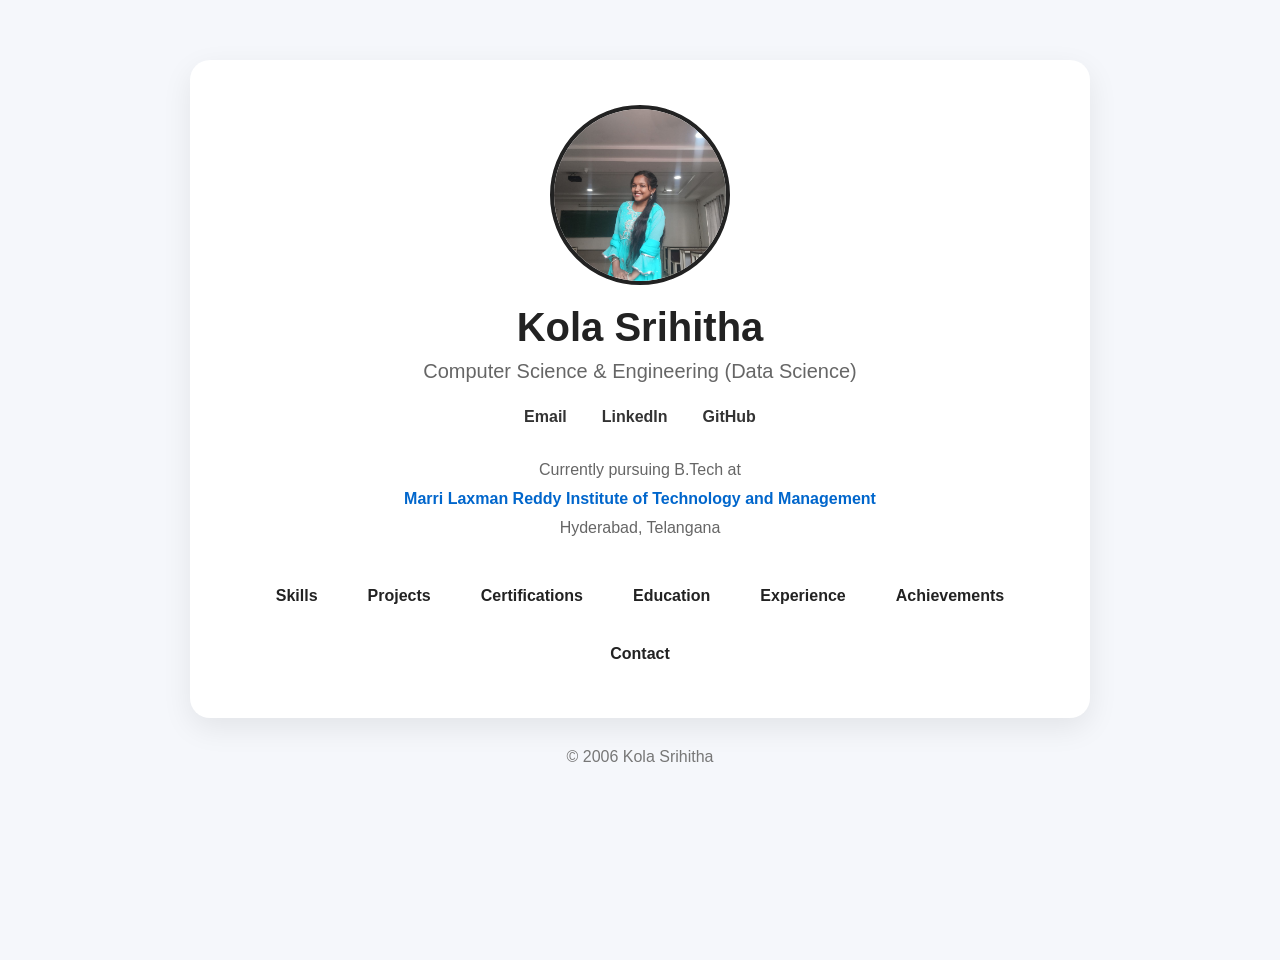
<file: index.html>
<!DOCTYPE html>
<html lang="en">

<head>
    <meta charset="UTF-8">
    <meta name="viewport" content="width=device-width, initial-scale=1.0">

    <title>Kola Srihitha | Portfolio</title>

    <link rel="stylesheet" href="style.css">
</head>

<body>

    <main class="profile-page">

        <!-- Profile Picture -->
        <div class="profile-image">
    <img src="profile.jpeg" alt="Kola Srihitha">
</div>

        <!-- Name -->
        <h1>Kola Srihitha</h1>

        <!-- Degree -->
        <h2>Computer Science &amp; Engineering (Data Science)</h2>

        <!-- Social Links -->
        <div class="contact-links">

            <a href="mailto:kolasrihitha2006@gmail.com">
                Email
            </a>

            <a href="https://www.linkedin.com/in/kola-srihitha-b5b0712a5/"
               target="_blank"
               rel="noopener noreferrer">
                LinkedIn
            </a>

            <a href="https://github.com/srihitha-11"
               target="_blank"
               rel="noopener noreferrer">
                GitHub
            </a>

        </div>

        <!-- College -->
        <div class="college">

            <p>Currently pursuing B.Tech at</p>

            <a href="https://www.mlritm.ac.in/"
               target="_blank"
               rel="noopener noreferrer">
                Marri Laxman Reddy Institute of Technology and Management
            </a>

            <p>Hyderabad, Telangana</p>

        </div>

        <!-- Navigation -->
        <nav class="portfolio-menu">

            <a href="skills.html">Skills</a>

            <a href="projects.html">Projects</a>

            <a href="certificates.html">Certifications</a>

            <a href="education.html">Education</a>

            <a href="experience.html">Experience</a>

            <a href="achivements.html">Achievements</a>

            <a href="contact.html">Contact</a>

        </nav>

    </main>

    <!-- Footer -->
    <footer>
        <p>&copy; 2006 Kola Srihitha</p>
    </footer>

    <script src="script.js"></script>

</body>

</html>
</file>
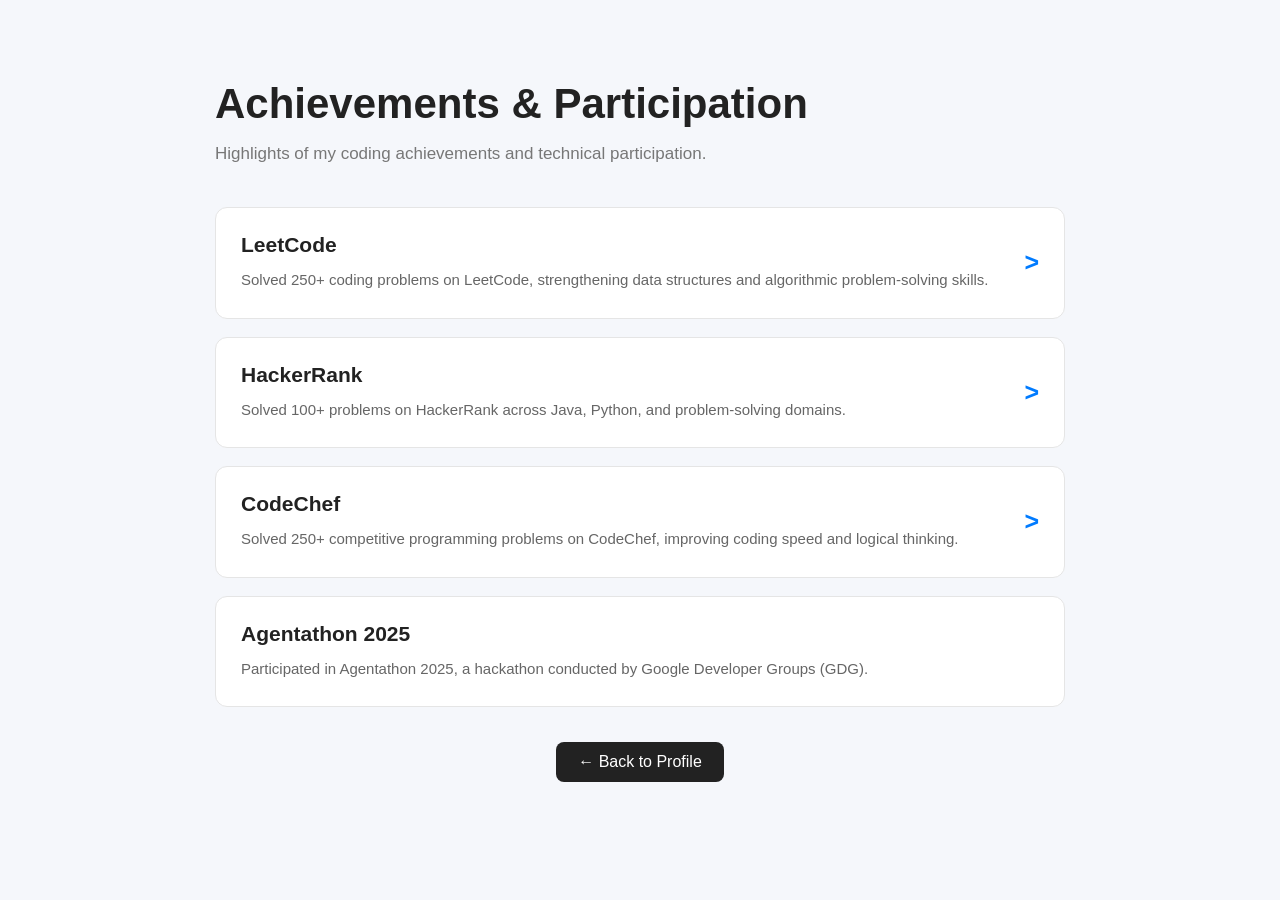
<file: achivements.html>
<!DOCTYPE html>
<html lang="en">

<head>
    <meta charset="UTF-8">
    <meta name="viewport" content="width=device-width, initial-scale=1.0">

    <title>Achievements | Kola Srihitha</title>

    <link rel="stylesheet" href="style.css">
</head>

<body>

    <section class="achievements-page">

        <div class="achievements-container">

            <h1>Achievements & Participation</h1>

            <p class="achievements-subtitle">
                Highlights of my coding achievements and technical participation.
            </p>


            <!-- LeetCode -->

            <a href="https://leetcode.com/u/srihitha-06/"
               target="_blank"
               rel="noopener noreferrer"
               class="achievement-item">

                <div>
                    <h2>LeetCode</h2>

                    <p>
                        Solved 250+ coding problems on LeetCode,
                        strengthening data structures and algorithmic
                        problem-solving skills.
                    </p>
                </div>

                <span class="achievement-arrow">></span>

            </a>


            <!-- HackerRank -->

            <a href="https://www.hackerrank.com/profile/srihitha2006"
               target="_blank"
               rel="noopener noreferrer"
               class="achievement-item">

                <div>
                    <h2>HackerRank</h2>

                    <p>
                        Solved 100+ problems on HackerRank across Java,
                        Python, and problem-solving domains.
                    </p>
                </div>

                <span class="achievement-arrow">></span>

            </a>


            <!-- CodeChef -->

            <a href="https://www.codechef.com/users/same_book_86"
               target="_blank"
               rel="noopener noreferrer"
               class="achievement-item">

                <div>
                    <h2>CodeChef</h2>

                    <p>
                        Solved 250+ competitive programming problems on
                        CodeChef, improving coding speed and logical thinking.
                    </p>
                </div>

                <span class="achievement-arrow">></span>

            </a>


            <!-- Agentathon -->

            <div class="achievement-item">

                <div>
                    <h2>Agentathon 2025</h2>

                    <p>
                        Participated in Agentathon 2025, a hackathon
                        conducted by Google Developer Groups (GDG).
                    </p>
                </div>

            </div>


            <!-- Back -->

           <div class="back-button">

            <a href="index.html">
                ← Back to Profile
            </a>

        </div>

        </div>

    </section>

</body>

</html>
</file>
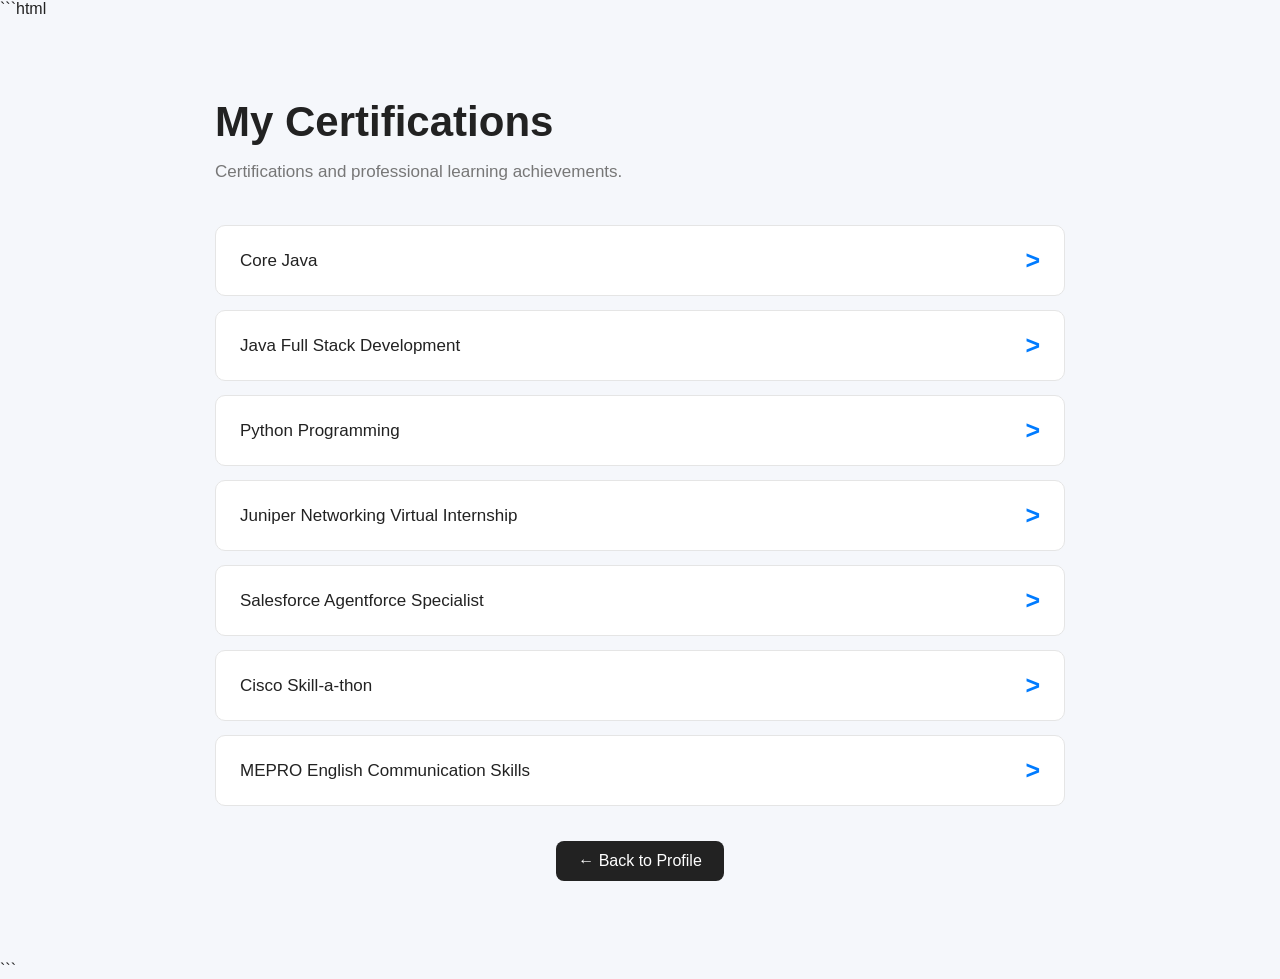
<file: certificates.html>
```html
<!DOCTYPE html>
<html lang="en">

<head>
    <meta charset="UTF-8">
    <meta name="viewport" content="width=device-width, initial-scale=1.0">

    <title>Certifications | Kola Srihitha</title>

    <link rel="stylesheet" href="style.css">
</head>

<body>

    <section class="certifications-page">

        <div class="certifications-container">

            <h1>My Certifications</h1>

            <p class="certifications-subtitle">
                Certifications and professional learning achievements.
            </p>


            <!-- 1. Core Java -->
            <a href="corejava.pdf"
               target="_blank"
               class="certification-item">

                <span>Core Java</span>
                <span class="arrow">></span>

            </a>


            <!-- 2. Java Full Stack Development -->
            <a href="javafullstack.pdf"
               target="_blank"
               class="certification-item">

                <span>Java Full Stack Development</span>
                <span class="arrow">></span>

            </a>


            <!-- 3. Python Programming -->
            <a href="pythonprogramming.pdf"
               target="_blank"
               class="certification-item">

                <span>Python Programming</span>
                <span class="arrow">></span>

            </a>


            <!-- 4. Juniper Networking Virtual Internship -->
            <a href="juniper.pdf"
               target="_blank"
               class="certification-item">

                <span>Juniper Networking Virtual Internship</span>
                <span class="arrow">></span>

            </a>


            <!-- 5. Salesforce Agentforce Specialist -->
            <a href="salesforce.pdf"
               target="_blank"
               class="certification-item">

                <span>Salesforce Agentforce Specialist</span>
                <span class="arrow">></span>

            </a>


            <!-- 6. Cisco Skill-a-thon -->
            <a href="cisco.html"
               class="certification-item">

                <span>Cisco Skill-a-thon</span>
                <span class="arrow">></span>

            </a>


            <!-- 7. MEPRO English Communication Skills -->
            <a href="mepro.html"
               class="certification-item">

                <span>MEPRO English Communication Skills</span>
                <span class="arrow">></span>

            </a>


            <div class="back-button">

            <a href="index.html">
                ← Back to Profile
            </a>

        </div>
        </div>

    </section>

</body>

</html>
```
</file>
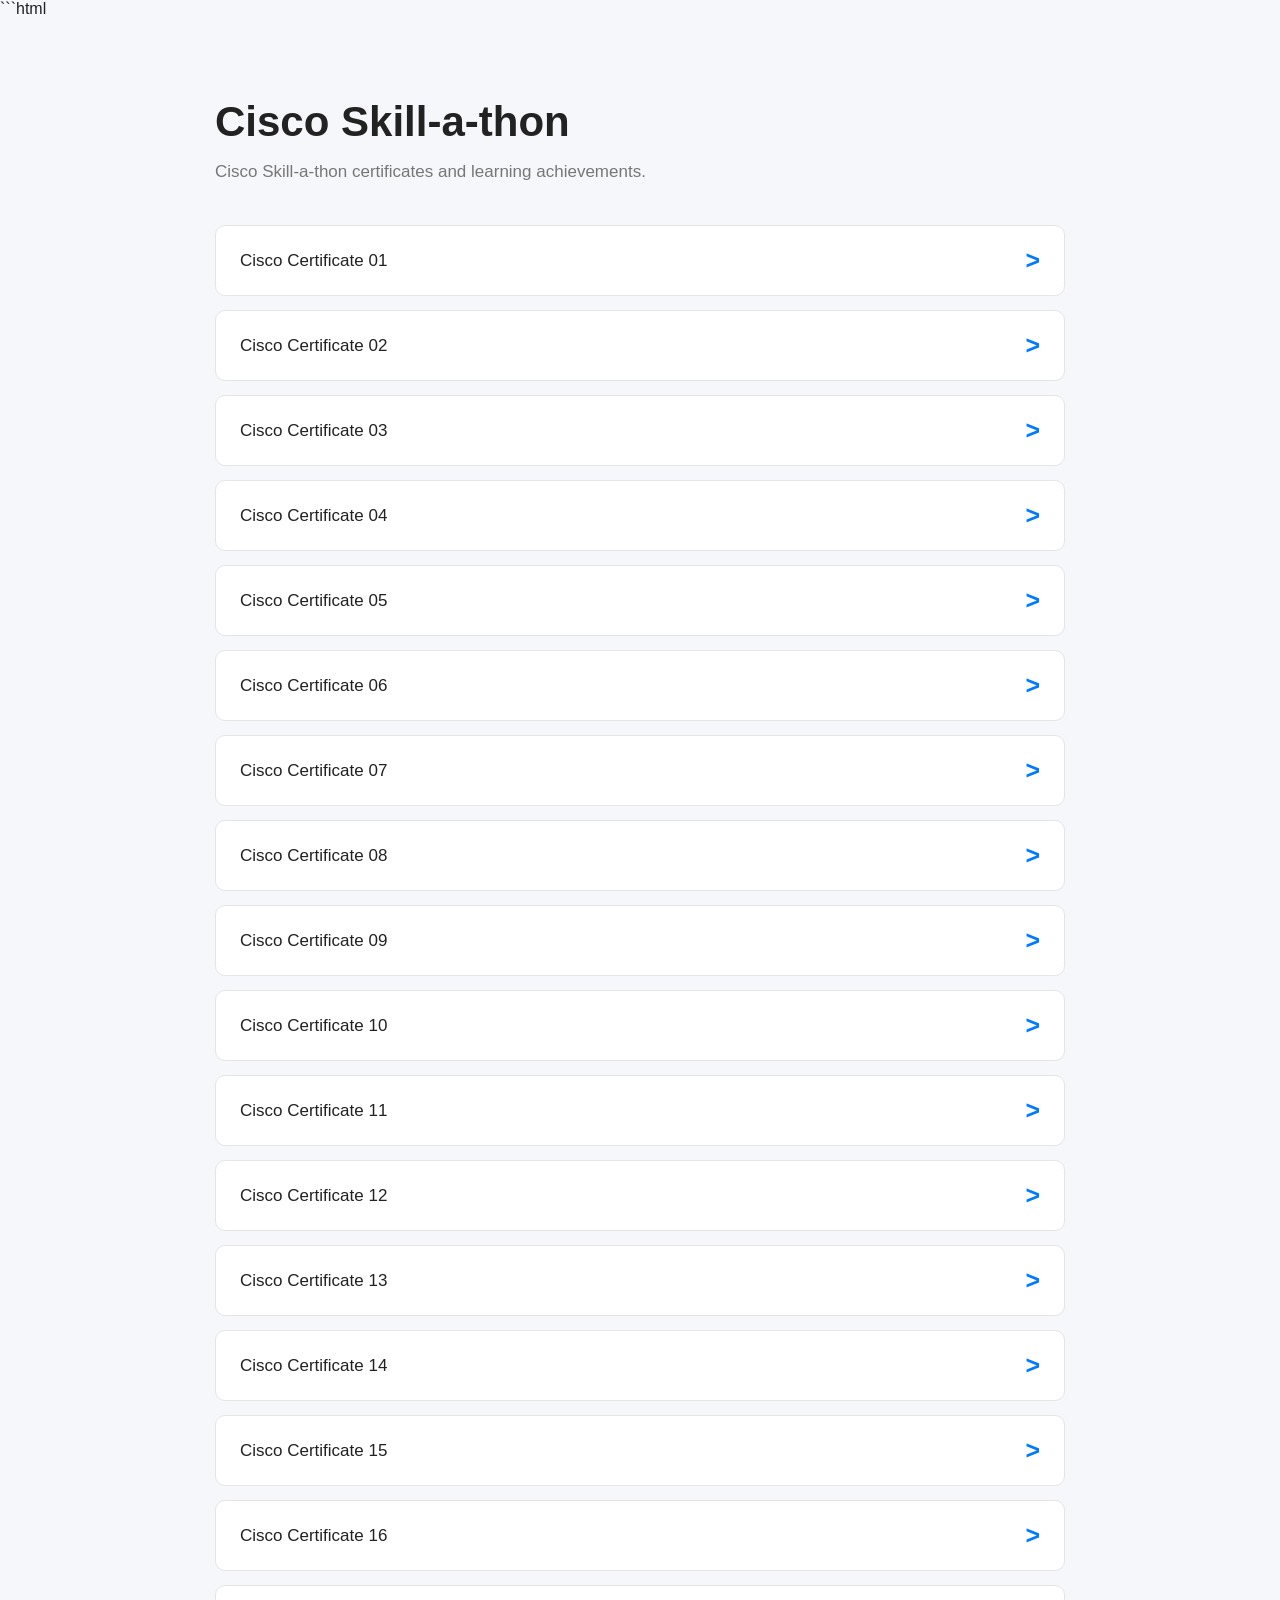
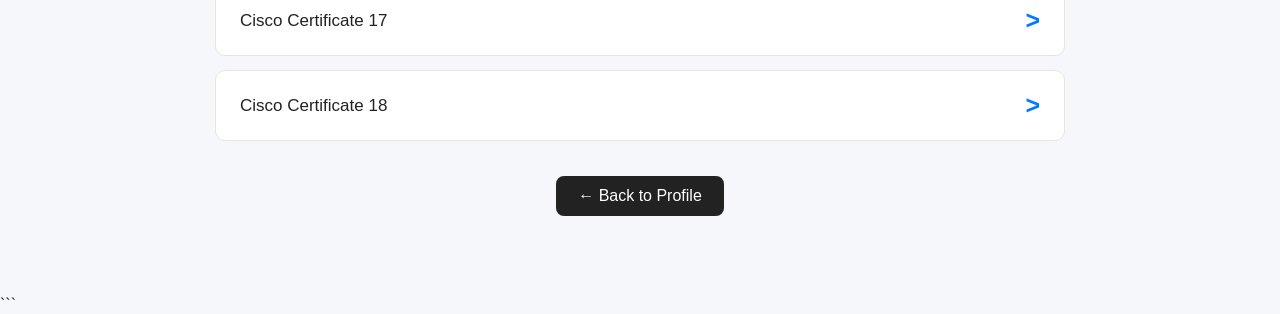
<file: cisco.html>
```html
<!DOCTYPE html>
<html lang="en">

<head>
    <meta charset="UTF-8">
    <meta name="viewport" content="width=device-width, initial-scale=1.0">

    <title>Cisco Skill-a-thon | Kola Srihitha</title>

    <link rel="stylesheet" href="style.css">
</head>

<body>

    <section class="certifications-page">

        <div class="certifications-container">

            <h1>Cisco Skill-a-thon</h1>

            <p class="certifications-subtitle">
                Cisco Skill-a-thon certificates and learning achievements.
            </p>


            <a href="cisco1.pdf"
               target="_blank"
               class="certification-item">
                <span>Cisco Certificate 01</span>
                <span class="arrow">></span>
            </a>

            <a href="cisco2.pdf"
               target="_blank"
               class="certification-item">
                <span>Cisco Certificate 02</span>
                <span class="arrow">></span>
            </a>

            <a href="cisco3.pdf"
               target="_blank"
               class="certification-item">
                <span>Cisco Certificate 03</span>
                <span class="arrow">></span>
            </a>

            <a href="cisco4.pdf"
               target="_blank"
               class="certification-item">
                <span>Cisco Certificate 04</span>
                <span class="arrow">></span>
            </a>

            <a href="cisco5.pdf"
               target="_blank"
               class="certification-item">
                <span>Cisco Certificate 05</span>
                <span class="arrow">></span>
            </a>

            <a href="cisco6.pdf"
               target="_blank"
               class="certification-item">
                <span>Cisco Certificate 06</span>
                <span class="arrow">></span>
            </a>

            <a href="cisco7.pdf"
               target="_blank"
               class="certification-item">
                <span>Cisco Certificate 07</span>
                <span class="arrow">></span>
            </a>

            <a href="cisco8.pdf"
               target="_blank"
               class="certification-item">
                <span>Cisco Certificate 08</span>
                <span class="arrow">></span>
            </a>

            <a href="cisco9.pdf"
               target="_blank"
               class="certification-item">
                <span>Cisco Certificate 09</span>
                <span class="arrow">></span>
            </a>

            <a href="cisco10.pdf"
               target="_blank"
               class="certification-item">
                <span>Cisco Certificate 10</span>
                <span class="arrow">></span>
            </a>

            <a href="cisco11.pdf"
               target="_blank"
               class="certification-item">
                <span>Cisco Certificate 11</span>
                <span class="arrow">></span>
            </a>

            <a href="cisco12.pdf"
               target="_blank"
               class="certification-item">
                <span>Cisco Certificate 12</span>
                <span class="arrow">></span>
            </a>

            <a href="cisco13.pdf"
               target="_blank"
               class="certification-item">
                <span>Cisco Certificate 13</span>
                <span class="arrow">></span>
            </a>

            <a href="cisco14.pdf"
               target="_blank"
               class="certification-item">
                <span>Cisco Certificate 14</span>
                <span class="arrow">></span>
            </a>

            <a href="cisco15.pdf"
               target="_blank"
               class="certification-item">
                <span>Cisco Certificate 15</span>
                <span class="arrow">></span>
            </a>

            <a href="cisco16.pdf"
               target="_blank"
               class="certification-item">
                <span>Cisco Certificate 16</span>
                <span class="arrow">></span>
            </a>

            <a href="cisco17.pdf"
               target="_blank"
               class="certification-item">
                <span>Cisco Certificate 17</span>
                <span class="arrow">></span>
            </a>

            <a href="cisco18.pdf"
               target="_blank"
               class="certification-item">
                <span>Cisco Certificate 18</span>
                <span class="arrow">></span>
            </a>

<div class="back-button">

            <a href="certificates.html">
                ← Back to Profile
            </a>

        </div>

        </div>

    </section>

</body>

</html>
```
</file>
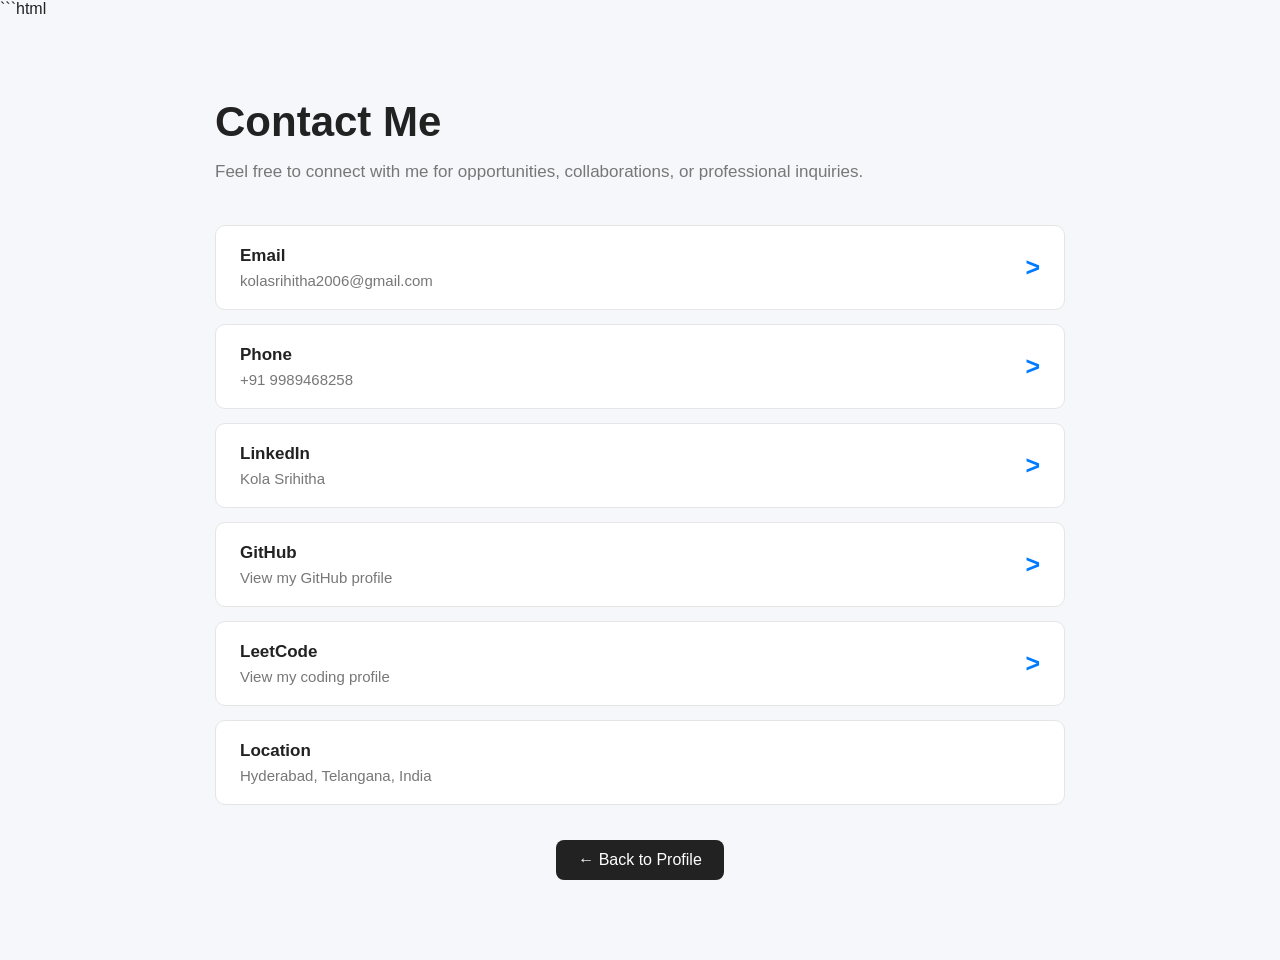
<file: contact.html>
```html
<!DOCTYPE html>
<html lang="en">

<head>
    <meta charset="UTF-8">
    <meta name="viewport" content="width=device-width, initial-scale=1.0">

    <title>Contact | Kola Srihitha</title>

    <link rel="stylesheet" href="style.css">
</head>

<body>

    <section class="contact-page">

        <div class="contact-container">

            <h1>Contact Me</h1>

            <p class="contact-subtitle">
                Feel free to connect with me for opportunities,
                collaborations, or professional inquiries.
            </p>


            <!-- Email -->

            <a href="mailto:kolasrihitha2006@gmail.com"
               class="contact-item">

                <div>
                    <h3>Email</h3>
                    <p>kolasrihitha2006@gmail.com</p>
                </div>

                <span>></span>

            </a>


            <!-- Phone -->

            <a href="tel:+919989468258"
               class="contact-item">

                <div>
                    <h3>Phone</h3>
                    <p>+91 9989468258</p>
                </div>

                <span>></span>

            </a>


            <!-- LinkedIn -->

            <a href="https://www.linkedin.com/in/kola-srihitha-b5b0712a5/"
               target="_blank"
               rel="noopener noreferrer"
               class="contact-item">

                <div>
                    <h3>LinkedIn</h3>
                    <p>Kola Srihitha</p>
                </div>

                <span>></span>

            </a>


            <!-- GitHub -->

            <a href="https://github.com/srihitha-11"
               target="_blank"
               rel="noopener noreferrer"
               class="contact-item">

                <div>
                    <h3>GitHub</h3>
                    <p>View my GitHub profile</p>
                </div>

                <span>></span>

            </a>


            <!-- LeetCode -->

            <a href="https://leetcode.com/u/srihitha_116/"
               target="_blank"
               rel="noopener noreferrer"
               class="contact-item">

                <div>
                    <h3>LeetCode</h3>
                    <p>View my coding profile</p>
                </div>

                <span>></span>

            </a>


            <!-- Location -->

            <div class="contact-item">

                <div>
                    <h3>Location</h3>
                    <p>Hyderabad, Telangana, India</p>
                </div>

            </div>


            <!-- Back -->

           <div class="back-button">

            <a href="index.html">
                ← Back to Profile
            </a>

        </div>

        </div>

    </section>

</body>

</html>
</file>
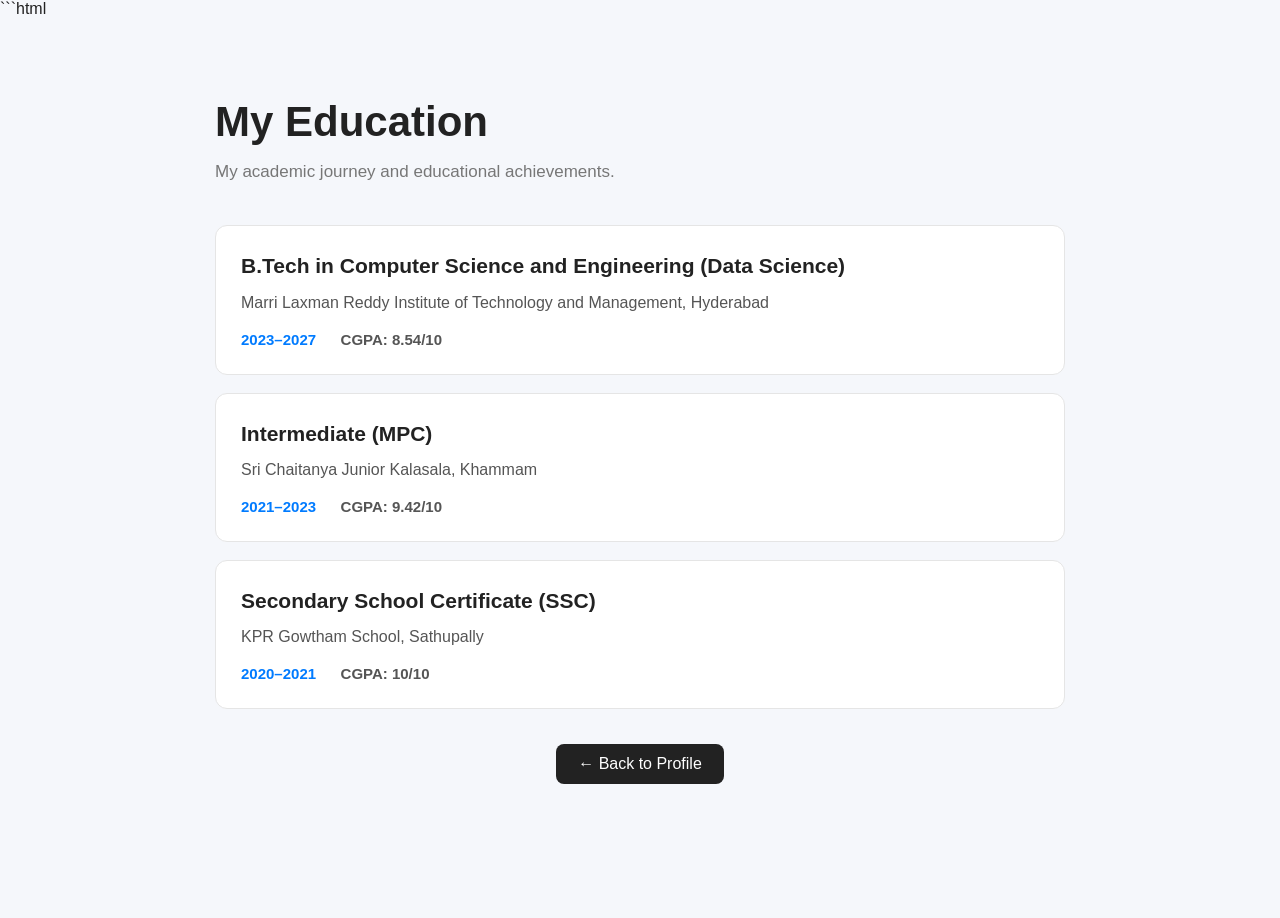
<file: education.html>
```html
<!DOCTYPE html>
<html lang="en">

<head>
    <meta charset="UTF-8">
    <meta name="viewport" content="width=device-width, initial-scale=1.0">

    <title>Education | Kola Srihitha</title>

    <link rel="stylesheet" href="style.css">
</head>

<body>

    <section class="education-page">

        <div class="education-container">

            <h1>My Education</h1>

            <p class="education-subtitle">
                My academic journey and educational achievements.
            </p>


            <!-- B.Tech -->

            <div class="education-item">

                <div class="education-content">

                    <h2>
                        B.Tech in Computer Science and Engineering
                        (Data Science)
                    </h2>

                    <h3>
                        <a href="https://mlritm.ac.in/"
                           target="_blank"
                           rel="noopener noreferrer"
                           class="college-link">

                            Marri Laxman Reddy Institute of Technology
                            and Management, Hyderabad

                        </a>
                    </h3>

                    <p class="education-year">
                        2023–2027
                    </p>

                    <p class="education-score">
                        CGPA: 8.54/10
                    </p>

                </div>

            </div>


            <!-- Intermediate -->

            <div class="education-item">

                <div class="education-content">

                    <h2>
                        Intermediate (MPC)
                    </h2>

                    <h3>
                        <a href="https://srichaitanya.net/"
                           target="_blank"
                           rel="noopener noreferrer"
                           class="college-link">

                            Sri Chaitanya Junior Kalasala, Khammam

                        </a>
                    </h3>

                    <p class="education-year">
                        2021–2023
                    </p>

                    <p class="education-score">
                        CGPA: 9.42/10
                    </p>

                </div>

            </div>


            <!-- SSC -->

            <div class="education-item">

                <div class="education-content">

                    <h2>
                        Secondary School Certificate (SSC)
                    </h2>

                    <h3>
                        KPR Gowtham School, Sathupally
                    </h3>

                    <p class="education-year">
                        2020–2021
                    </p>

                    <p class="education-score">
                        CGPA: 10/10
                    </p>

                </div>

            </div>


            <!-- Back -->

            <div class="back-button">

            <a href="index.html">
                ← Back to Profile
            </a>

        </div>

        </div>

    </section>

</body>

</html>
</file>
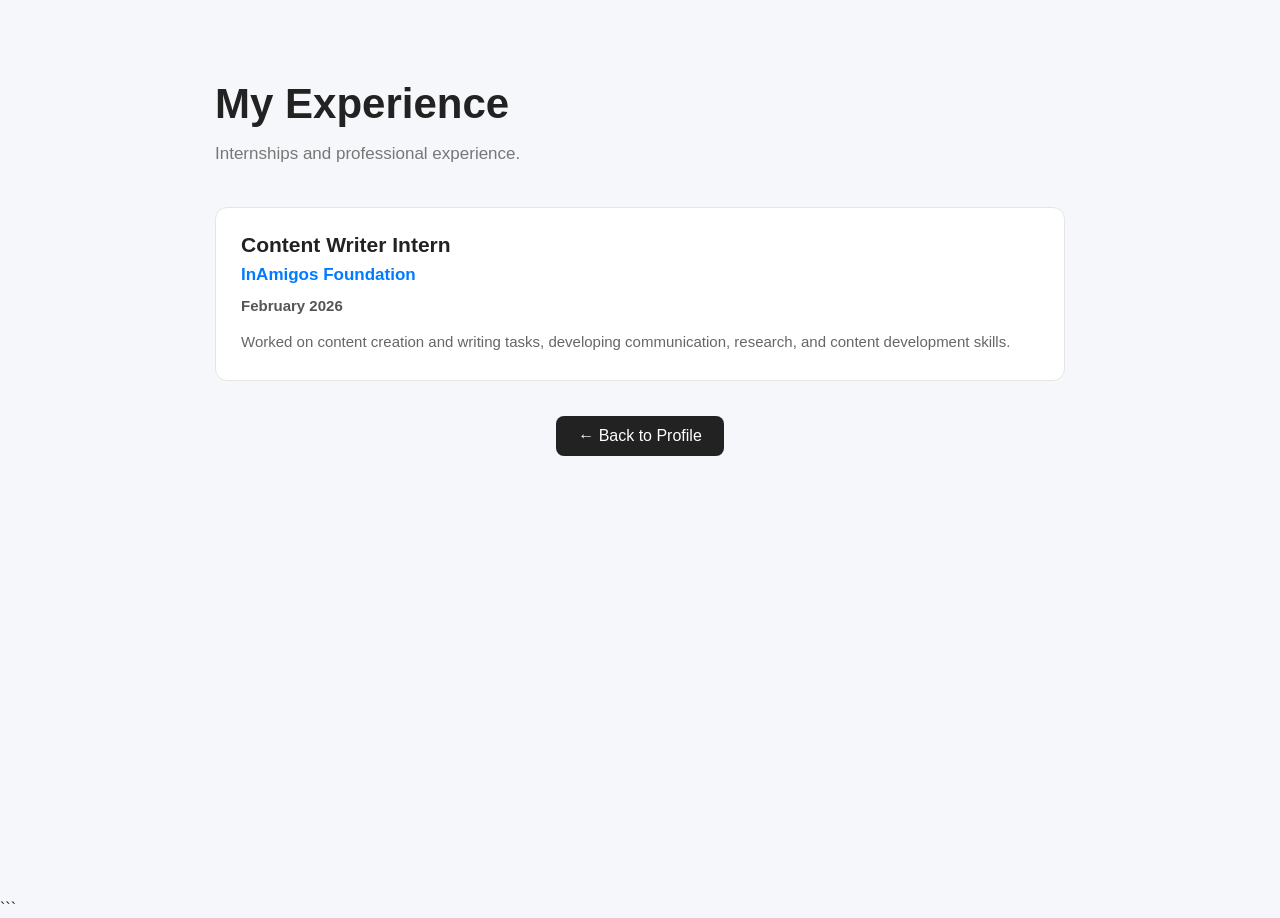
<file: experience.html>
<!DOCTYPE html>
<html lang="en">

<head>
    <meta charset="UTF-8">
    <meta name="viewport" content="width=device-width, initial-scale=1.0">

    <title>Experience | Kola Srihitha</title>

    <link rel="stylesheet" href="style.css">
</head>

<body>

    <section class="experience-page">

        <div class="experience-container">

            <h1>My Experience</h1>

            <p class="experience-subtitle">
                Internships and professional experience.
            </p>


            <!-- InAmigos Foundation -->

            <div class="experience-item">

                <h2>Content Writer Intern</h2>

                <h3>InAmigos Foundation</h3>

                <p class="experience-duration">
                    February 2026
                </p>

                <p class="experience-description">
                    Worked on content creation and writing tasks,
                    developing communication, research, and content
                    development skills.
                </p>

            </div>


           <!-- Back to Profile -->

            <div class="back-button">

            <a href="index.html">
                ← Back to Profile
            </a>

        </div>

        </div>

    </section>

</body>

</html>
```
</file>
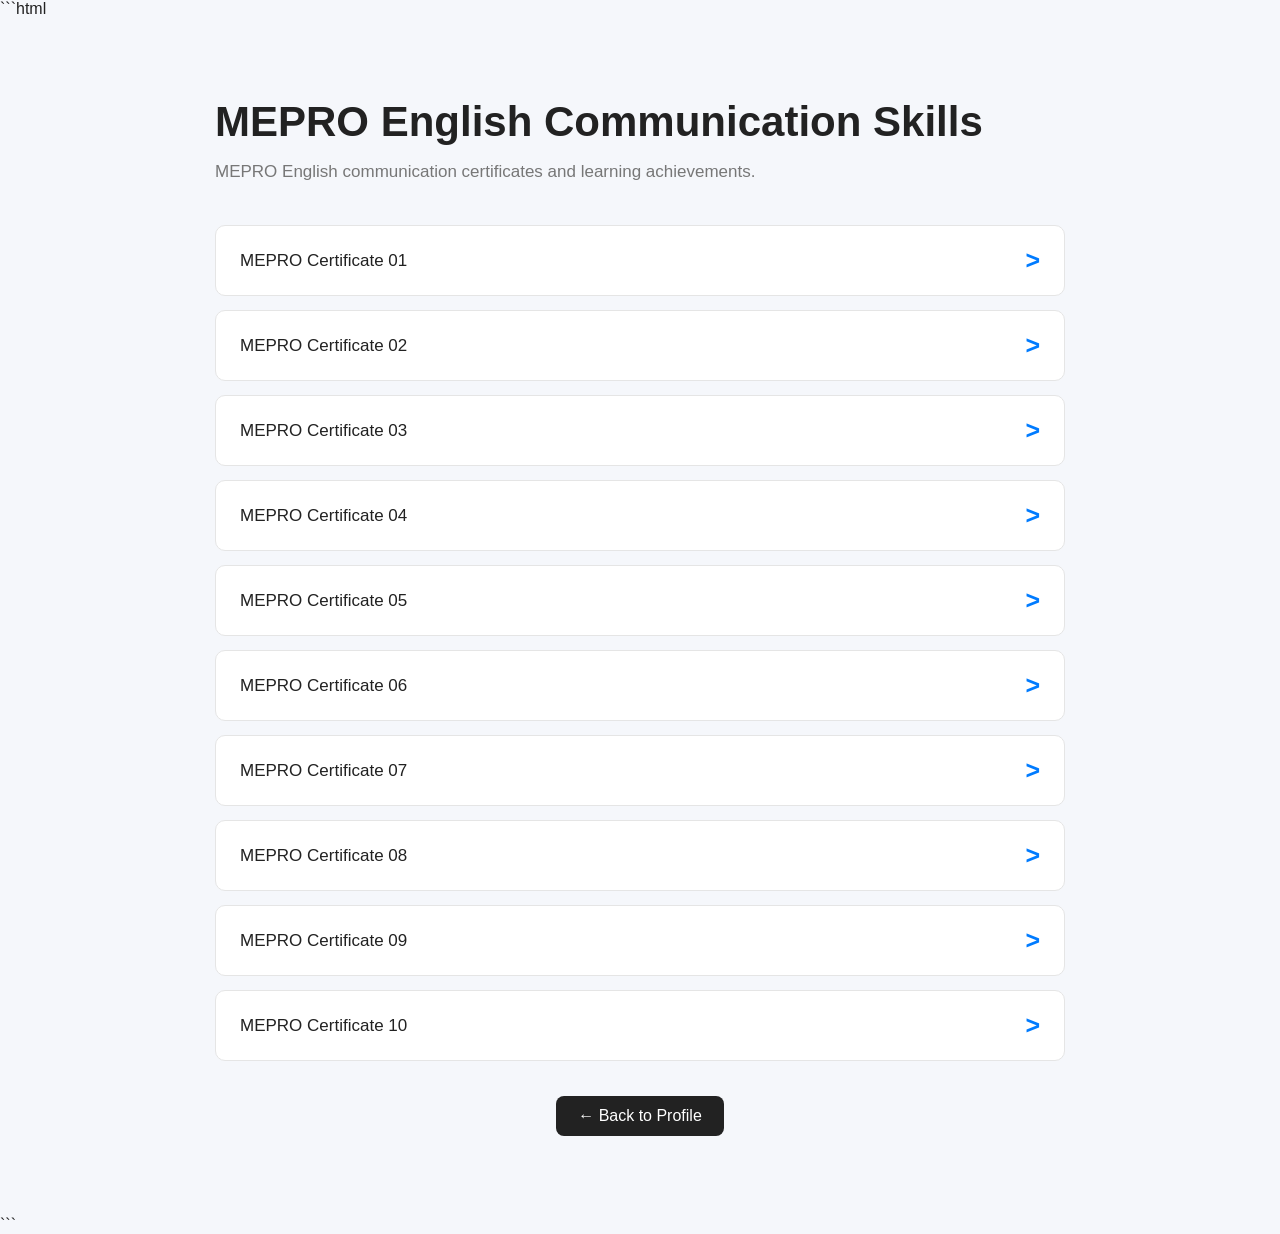
<file: mepro.html>
```html
<!DOCTYPE html>
<html lang="en">

<head>
    <meta charset="UTF-8">
    <meta name="viewport" content="width=device-width, initial-scale=1.0">

    <title>MEPRO English Communication Skills | Kola Srihitha</title>

    <link rel="stylesheet" href="style.css">
</head>

<body>

    <section class="certifications-page">

        <div class="certifications-container">

            <h1>MEPRO English Communication Skills</h1>

            <p class="certifications-subtitle">
                MEPRO English communication certificates and learning achievements.
            </p>


            <a href="mepro1.pdf"
               target="_blank"
               class="certification-item">
                <span>MEPRO Certificate 01</span>
                <span class="arrow">></span>
            </a>


            <a href="mepro2.pdf"
               target="_blank"
               class="certification-item">
                <span>MEPRO Certificate 02</span>
                <span class="arrow">></span>
            </a>


            <a href="mepro3.pdf"
               target="_blank"
               class="certification-item">
                <span>MEPRO Certificate 03</span>
                <span class="arrow">></span>
            </a>


            <a href="mepro4.pdf"
               target="_blank"
               class="certification-item">
                <span>MEPRO Certificate 04</span>
                <span class="arrow">></span>
            </a>


            <a href="mepro5.pdf"
               target="_blank"
               class="certification-item">
                <span>MEPRO Certificate 05</span>
                <span class="arrow">></span>
            </a>


            <a href="mepro6.pdf"
               target="_blank"
               class="certification-item">
                <span>MEPRO Certificate 06</span>
                <span class="arrow">></span>
            </a>


            <a href="mepro7.pdf"
               target="_blank"
               class="certification-item">
                <span>MEPRO Certificate 07</span>
                <span class="arrow">></span>
            </a>


            <a href="mepro8.pdf"
               target="_blank"
               class="certification-item">
                <span>MEPRO Certificate 08</span>
                <span class="arrow">></span>
            </a>


            <a href="mepro9.pdf"
               target="_blank"
               class="certification-item">
                <span>MEPRO Certificate 09</span>
                <span class="arrow">></span>
            </a>


            <a href="mepro10.pdf"
               target="_blank"
               class="certification-item">
                <span>MEPRO Certificate 10</span>
                <span class="arrow">></span>
            </a>

<div class="back-button">

            <a href="certificates.html">
                ← Back to Profile
            </a>

        </div>
        </div>

    </section>

</body>

</html>
```
</file>
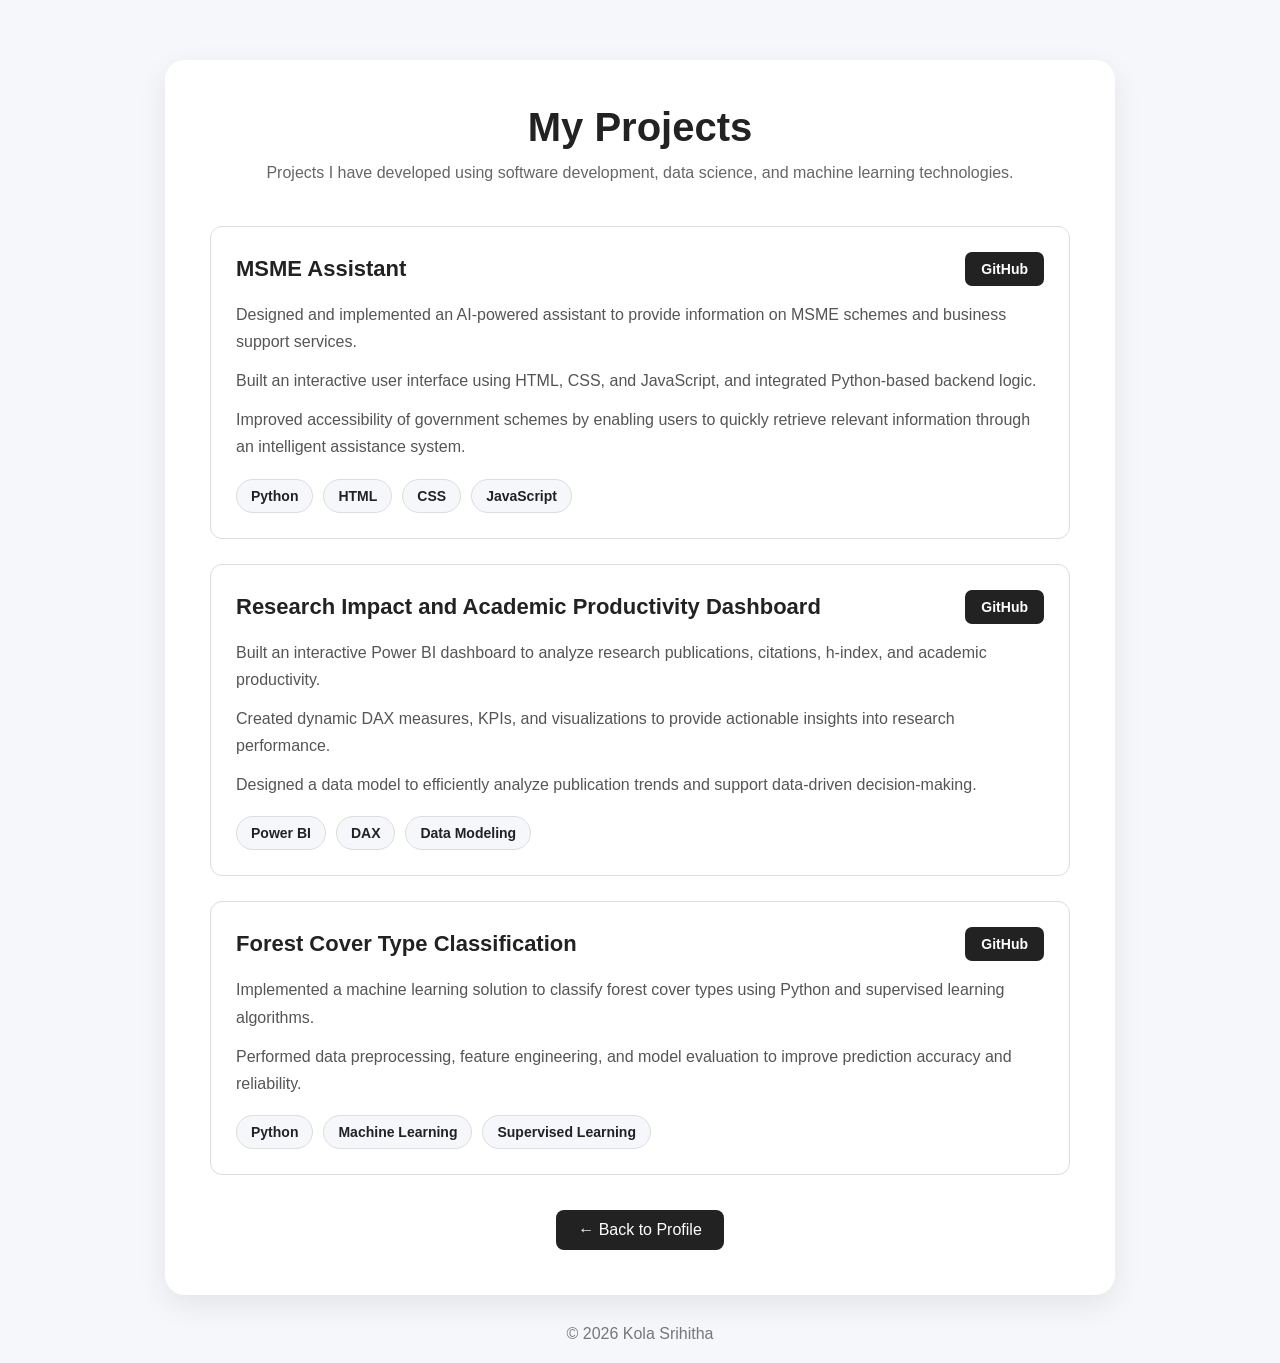
<file: projects.html>
<!DOCTYPE html>
<html lang="en">

<head>
    <meta charset="UTF-8">
    <meta name="viewport" content="width=device-width, initial-scale=1.0">

    <title>Projects | Kola Srihitha</title>

    <link rel="stylesheet" href="style.css">
</head>

<body>

    <!-- Projects Page -->

    <main class="projects-page">

        <h1>My Projects</h1>

        <p class="projects-intro">
            Projects I have developed using software development,
            data science, and machine learning technologies.
        </p>


        <!-- ================= MSME ASSISTANT ================= -->

        <div class="project-card">

            <div class="project-header">

                <h2>MSME Assistant</h2>

                <a class="github-link"
                   href="https://github.com/srihitha-11/MSME--ASSISTANT.git"
                   target="_blank">
                    GitHub
                </a>

            </div>

            <p>
                Designed and implemented an AI-powered assistant to provide
                information on MSME schemes and business support services.
            </p>

            <p>
                Built an interactive user interface using HTML, CSS, and
                JavaScript, and integrated Python-based backend logic.
            </p>

            <p>
                Improved accessibility of government schemes by enabling
                users to quickly retrieve relevant information through an
                intelligent assistance system.
            </p>

            <div class="project-tech">

                <span>Python</span>
                <span>HTML</span>
                <span>CSS</span>
                <span>JavaScript</span>

            </div>

        </div>


        <!-- ================= RESEARCH DASHBOARD ================= -->

        <div class="project-card">

            <div class="project-header">

                <h2>
                    Research Impact and Academic Productivity Dashboard
                </h2>

                <a class="github-link"
                   href="https://github.com/srihitha-11/Research-Impact-and-Academic-Productivity-Dashboard.git"
                   target="_blank">
                    GitHub
                </a>

            </div>

            <p>
                Built an interactive Power BI dashboard to analyze research
                publications, citations, h-index, and academic productivity.
            </p>

            <p>
                Created dynamic DAX measures, KPIs, and visualizations to
                provide actionable insights into research performance.
            </p>

            <p>
                Designed a data model to efficiently analyze publication
                trends and support data-driven decision-making.
            </p>

            <div class="project-tech">

                <span>Power BI</span>
                <span>DAX</span>
                <span>Data Modeling</span>

            </div>

        </div>


        <!-- ================= FOREST COVER ================= -->

        <div class="project-card">

            <div class="project-header">

                <h2>Forest Cover Type Classification</h2>

                <a class="github-link"
                   href="https://github.com/srihitha-11"
                   target="_blank">
                    GitHub
                </a>

            </div>

            <p>
                Implemented a machine learning solution to classify forest
                cover types using Python and supervised learning algorithms.
            </p>

            <p>
                Performed data preprocessing, feature engineering, and
                model evaluation to improve prediction accuracy and
                reliability.
            </p>

            <div class="project-tech">

                <span>Python</span>
                <span>Machine Learning</span>
                <span>Supervised Learning</span>

            </div>

        </div>


        <!-- ================= BACK BUTTON ================= -->

        <div class="back-button">

            <a href="index.html">
                ← Back to Profile
            </a>

        </div>

    </main>


    <!-- Footer -->

    <footer>

        <p>
            © 2026 Kola Srihitha
        </p>

    </footer>


    <script src="script.js"></script>

</body>

</html>
</file>
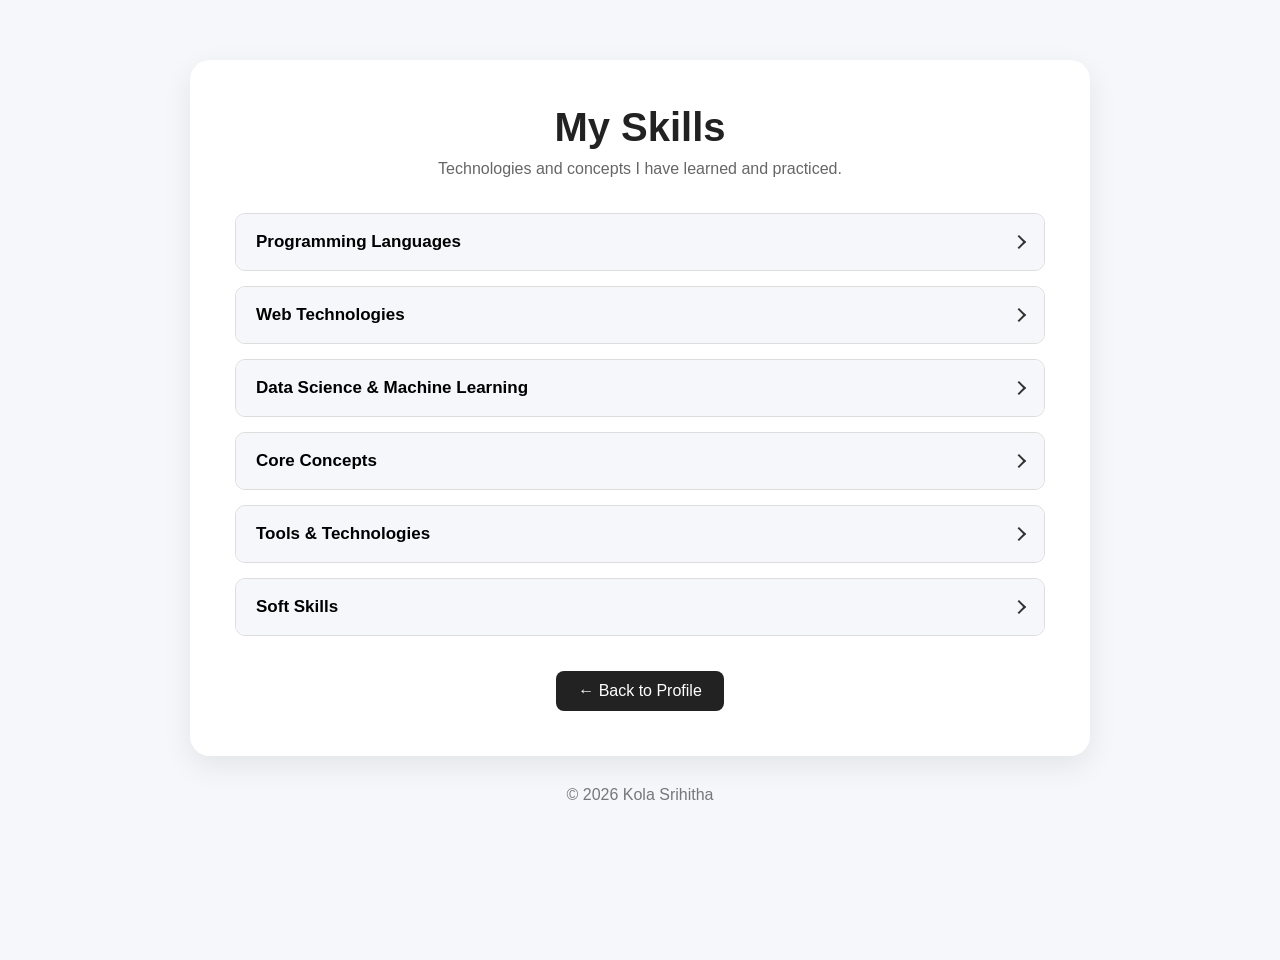
<file: skills.html>
<!DOCTYPE html>
<html lang="en">

<head>
    <meta charset="UTF-8">
    <meta name="viewport" content="width=device-width, initial-scale=1.0">

    <title>Skills | Kola Srihitha</title>

    <link rel="stylesheet" href="style.css">
</head>

<body>

    <main class="skills-page">

        <h1>My Skills</h1>

        <p class="skills-intro">
            Technologies and concepts I have learned and practiced.
        </p>


        <!-- Programming Languages -->

        <div class="skill-card">

            <button class="skill-title">
                Programming Languages
                <span class="arrow"></span>
            </button>

            <div class="skill-content">

                <span>Java</span>
                <span>Python</span>
                <span>C</span>
                <span>SQL</span>

            </div>

        </div>


        <!-- Web Technologies -->

        <div class="skill-card">

            <button class="skill-title">
                Web Technologies
                <span class="arrow"></span>
            </button>

            <div class="skill-content">

                <span>HTML</span>
                <span>CSS</span>
                <span>JavaScript</span>

            </div>

        </div>


        <!-- Data Science -->

        <div class="skill-card">

            <button class="skill-title">
                Data Science &amp; Machine Learning
                <span class="arrow"></span>
            </button>

            <div class="skill-content">

                <span>Machine Learning</span>
                <span>Data Visualization</span>
                <span>DAX</span>

            </div>

        </div>


        <!-- Core Concepts -->

        <div class="skill-card">

            <button class="skill-title">
                Core Concepts
                <span class="arrow"></span>
            </button>

            <div class="skill-content">

                <span>Data Structures &amp; Algorithms</span>
                <span>Object-Oriented Programming</span>

            </div>

        </div>


        <!-- Tools -->

        <div class="skill-card">

            <button class="skill-title">
                Tools &amp; Technologies
                <span class="arrow"></span>
            </button>

            <div class="skill-content">

                <span>Power BI</span>
                <span>GitHub</span>
                <span>VS Code</span>

            </div>

        </div>
 <!-- Soft Skills -->

        <div class="skill-card">

            <button class="skill-title">
                Soft Skills
                <span class="arrow"></span>
            </button>

            <div class="skill-content">

                <span>Problem Solving</span>
                <span>Communication</span>
                <span>Team Collaboration</span>

            </div>

        </div>


        <!-- Back -->

        <div class="back-button">

            <a href="index.html">
                ← Back to Profile
            </a>

        </div>

    </main>


    <footer>

        <p>&copy; 2026 Kola Srihitha</p>

    </footer>


    <script src="script.js"></script>

</body>

</html>
</file>
<file: style.css>
* {
    margin: 0;
    padding: 0;
    box-sizing: border-box;
}

body {
    font-family: Arial, sans-serif;
    background: #f5f7fb;
    color: #222;
    min-height: 100vh;
}

/* Main Profile */

.profile-page {
    max-width: 900px;
    margin: 60px auto 30px;
    padding: 45px;
    text-align: center;
    background: #ffffff;
    border-radius: 20px;
    box-shadow: 0 10px 30px rgba(0, 0, 0, 0.08);
}

/* Profile Image */

.profile-image {
    margin-bottom: 20px;
}

.profile-image img {
    width: 180px;
    height: 180px;
    object-fit: cover;
    border-radius: 50%;
    display: block;
    margin: 0 auto;
    border: 4px solid #222;
}

/* Name */

.profile-page h1 {
    font-size: 40px;
    margin-bottom: 10px;
}

.profile-page h2 {
    font-size: 20px;
    font-weight: normal;
    color: #666;
    margin-bottom: 25px;
}

/* Email LinkedIn GitHub */

.contact-links {
    display: flex;
    justify-content: center;
    align-items: center;
    gap: 35px;
    margin: 25px 0;
    flex-wrap: wrap;
}

.contact-links a {
    text-decoration: none;
    color: #333;
    font-weight: bold;
}

.contact-links a:hover {
    color: #0066cc;
}

/* College */

.college {
    margin: 30px 0;
    line-height: 1.8;
}

.college p {
    color: #666;
}

.college a {
    text-decoration: none;
    color: #0066cc;
    font-weight: bold;
}

.college a:hover {
    text-decoration: underline;
}

/* Navigation */

.portfolio-menu {
    display: flex;
    justify-content: center;
    align-items: center;
    flex-wrap: wrap;
    gap: 20px;
    margin-top: 35px;
}

.portfolio-menu a {
    text-decoration: none;
    color: #222;
    font-weight: bold;
    padding: 10px 15px;
    border-radius: 8px;
    transition: 0.3s;
}

.portfolio-menu a:hover {
    background: #222;
    color: #fff;
}

/* Footer */

footer {
    text-align: center;
    margin: 20px;
    color: #777;
}

/* Mobile */

@media (max-width: 600px) {

    .profile-page {
        margin: 20px;
        padding: 30px 20px;
    }

    .profile-page h1 {
        font-size: 30px;
    }

    .profile-page h2 {
        font-size: 17px;
    }

    .contact-links {
        gap: 15px;
    }

    .portfolio-menu {
        gap: 10px;
    }
}
/* =========================
   SKILLS PAGE
   ========================= */

.skills-page {
    max-width: 900px;
    margin: 60px auto 30px;
    padding: 45px;
    background: white;
    border-radius: 20px;
    box-shadow: 0 10px 30px rgba(0, 0, 0, 0.08);
}

/* Skills Heading */

.skills-page h1 {
    text-align: center;
    font-size: 40px;
    margin-bottom: 10px;
}

.skills-intro {
    text-align: center;
    color: #666;
    margin-bottom: 35px;
}


/* =========================
   SKILL BOX
   ========================= */

.skill-card {
    margin-bottom: 15px;
    border: 1px solid #ddd;
    border-radius: 10px;
    overflow: hidden;
    background: white;
}


/* =========================
   SKILL TITLE
   ========================= */

.skill-title {
    width: 100%;
    border: none;

    background: #f5f7fb;

    padding: 18px 20px;

    display: flex;
    justify-content: space-between;
    align-items: center;

    cursor: pointer;
    text-align: left;

    font-size: 17px;
    font-weight: bold;
}

.skill-title:hover {
    background: #eeeeee;
}


/* =========================
   RIGHT SIDE ARROW
   ========================= */

.skill-title .arrow {
    width: 10px;
    height: 10px;

    border-right: 2px solid #333;
    border-bottom: 2px solid #333;

    transform: rotate(-45deg);

    transition: transform 0.3s ease;
}


/* Arrow rotates when clicked */

.skill-card.active .arrow {
    transform: rotate(45deg);
}


/* =========================
   SKILLS INSIDE
   ========================= */

.skill-content {
    max-height: 0;

    overflow: hidden;

    display: flex;
    flex-wrap: wrap;

    gap: 12px;

    padding: 0 20px;

    transition:
        max-height 0.4s ease,
        padding 0.4s ease;
}


/* Show skills after clicking */

.skill-card.active .skill-content {
    max-height: 200px;

    padding: 20px;
}


/* Individual skill */

.skill-content span {
    padding: 9px 16px;

    background: #f5f7fb;

    border: 1px solid #ddd;

    border-radius: 20px;

    font-weight: bold;
}


/* =========================
   BACK BUTTON
   ========================= */

.back-button {
    text-align: center;
    margin-top: 35px;
}

.back-button a {
    display: inline-block;

    padding: 11px 22px;

    background: #222;

    color: white;

    text-decoration: none;

    border-radius: 8px;
}

.back-button a:hover {
    background: #0066cc;
}


/* =========================
   MOBILE
   ========================= */

@media (max-width: 600px) {

    .skills-page {
        margin: 20px;
        padding: 30px 20px;
    }

    .skills-page h1 {
        font-size: 30px;
    }

    .skill-title {
        font-size: 15px;
    }
}
/* =====================================================
   PROJECTS PAGE
   ===================================================== */

.projects-page {

    max-width: 950px;

    margin: 60px auto 30px;

    padding: 45px;

    background: white;

    border-radius: 20px;

    box-shadow:
        0 10px 30px rgba(0, 0, 0, 0.08);
}


/* Page Heading */

.projects-page h1 {

    text-align: center;

    font-size: 40px;

    margin-bottom: 10px;
}


/* Introduction */

.projects-intro {

    text-align: center;

    color: #666;

    line-height: 1.6;

    margin-bottom: 40px;
}


/* =====================================================
   PROJECT CARD
   ===================================================== */

.project-card {

    padding: 25px;

    margin-bottom: 25px;

    border: 1px solid #ddd;

    border-radius: 12px;

    background: white;

    transition: all 0.3s ease;
}


/* Card Hover */

.project-card:hover {

    transform: translateY(-5px);

    box-shadow:
        0 8px 25px rgba(0, 0, 0, 0.08);
}


/* =====================================================
   PROJECT HEADER
   ===================================================== */

.project-header {

    display: flex;

    justify-content: space-between;

    align-items: center;

    gap: 20px;

    margin-bottom: 15px;
}


/* Project Title */

.project-header h2 {

    font-size: 22px;

    margin: 0;
}


/* =====================================================
   GITHUB LINK
   ===================================================== */

.github-link {

    flex-shrink: 0;

    padding: 9px 16px;

    background: #222;

    color: white;

    text-decoration: none;

    border-radius: 7px;

    font-size: 14px;

    font-weight: bold;

    transition: all 0.3s ease;
}


/* GitHub Hover */

.github-link:hover {

    background: #0066cc;

    transform: translateY(-2px);
}


/* =====================================================
   PROJECT DESCRIPTION
   ===================================================== */

.project-card p {

    color: #555;

    line-height: 1.7;

    margin-bottom: 12px;
}


/* =====================================================
   TECHNOLOGY TAGS
   ===================================================== */

.project-tech {

    display: flex;

    flex-wrap: wrap;

    gap: 10px;

    margin-top: 18px;
}


.project-tech span {

    padding: 8px 14px;

    background: #f5f7fb;

    border: 1px solid #ddd;

    border-radius: 20px;

    font-size: 14px;

    font-weight: bold;
}


/* =====================================================
   BACK BUTTON
   ===================================================== */

.back-button {

    text-align: center;

    margin-top: 40px;
}


.back-button a {

    display: inline-block;

    padding: 11px 22px;

    background: #222;

    color: white;

    text-decoration: none;

    border-radius: 8px;

    transition: 0.3s ease;
}


.back-button a:hover {

    background: #0066cc;
}


/* =====================================================
   MOBILE
   ===================================================== */

@media (max-width: 600px) {

    .projects-page {

        margin: 20px;

        padding: 30px 20px;
    }


    .projects-page h1 {

        font-size: 30px;
    }


    .project-header {

        flex-direction: column;

        align-items: flex-start;
    }


    .project-header h2 {

        font-size: 19px;
    }


    .github-link {

        align-self: flex-start;
    }

}
/* ========================================
   CERTIFICATIONS PAGE
======================================== */

.certifications-page {
    min-height: 100vh;
    padding: 80px 20px;

    display: flex;
    justify-content: center;
    align-items: flex-start;
}

.certifications-container {
    width: 100%;
    max-width: 850px;
}


/* ========================================
   HEADING
======================================== */

.certifications-container h1 {
    font-size: 42px;
    font-weight: 700;

    margin: 0 0 12px;

    color: #222;
}

.certifications-subtitle {
    font-size: 17px;
    color: #777;

    margin: 0 0 40px;

    line-height: 1.6;
}


/* ========================================
   CERTIFICATION ITEMS
======================================== */

.certification-item {
    width: 100%;
    box-sizing: border-box;

    display: flex;
    justify-content: space-between;
    align-items: center;

    padding: 20px 24px;
    margin-bottom: 14px;

    background: #ffffff;

    border: 1px solid #e5e5e5;
    border-radius: 10px;

    text-decoration: none;
    color: #222;

    transition: all 0.3s ease;
}


/* Hover */

.certification-item:hover {
    transform: translateX(6px);

    border-color: #007bff;

    box-shadow: 0 6px 20px rgba(0, 0, 0, 0.08);
}


/* Certificate Name */

.certification-item span:first-child {
    font-size: 17px;
    font-weight: 500;
}


/* Arrow */

.certification-item .arrow {
    font-size: 25px;
    font-weight: 600;

    color: #007bff;

    transition: transform 0.3s ease;
}


/* Arrow animation */

.certification-item:hover .arrow {
    transform: translateX(5px);
}


/* ========================================
   BACK BUTTON
======================================== */

.back-button {
    text-align: center;
    margin-top: 35px;
}

.back-button a {
    display: inline-block;

    padding: 11px 22px;

    background: #222;

    color: white;

    text-decoration: none;

    border-radius: 8px;
}

.back-button a:hover {
    background: #0066cc;
}
/* ========================================
   MOBILE
======================================== */

@media (max-width: 600px) {

    .certifications-page {
        padding: 50px 18px;
    }

    .certifications-container h1 {
        font-size: 32px;
    }

    .certifications-subtitle {
        font-size: 15px;
        margin-bottom: 30px;
    }

    .certification-item {
        padding: 17px 18px;
    }

    .certification-item span:first-child {
        font-size: 15px;
    }

    .certification-item .arrow {
        font-size: 22px;
    }

}

/* ========================================
   EDUCATION PAGE
======================================== */

.education-page {
    min-height: 100vh;
    padding: 80px 20px;

    display: flex;
    justify-content: center;
    align-items: flex-start;
}

.education-container {
    width: 100%;
    max-width: 850px;
}


/* ========================================
   PAGE HEADING
======================================== */

.education-container h1 {
    font-size: 42px;
    font-weight: 700;

    margin: 0 0 12px;

    color: #222;
}

.education-subtitle {
    font-size: 17px;
    color: #777;

    margin: 0 0 40px;

    line-height: 1.6;
}


/* ========================================
   EDUCATION CARD
======================================== */

.education-item {
    width: 100%;
    box-sizing: border-box;

    padding: 25px;
    margin-bottom: 18px;

    background: #ffffff;

    border: 1px solid #e5e5e5;
    border-radius: 12px;

    transition: all 0.3s ease;
}


/* Hover Effect */

.education-item:hover {
    transform: translateY(-4px);

    border-color: #007bff;

    box-shadow: 0 8px 22px rgba(0, 0, 0, 0.08);
}


/* ========================================
   DEGREE / QUALIFICATION
======================================== */

.education-item h2 {
    font-size: 21px;
    font-weight: 600;

    margin: 0 0 10px;

    color: #222;

    line-height: 1.4;
}


/* ========================================
   COLLEGE / SCHOOL
======================================== */

.education-item h3 {
    font-size: 16px;
    font-weight: 500;

    margin: 0 0 16px;

    color: #555;

    line-height: 1.5;
}


/* College Website Link */

.college-link {
    color: #555;

    text-decoration: none;

    transition: all 0.3s ease;
}


/* Link Hover */

.college-link:hover {
    color: #007bff;

    text-decoration: underline;
}


/* ========================================
   YEAR
======================================== */

.education-year {
    display: inline-block;

    margin: 0 20px 0 0;

    font-size: 15px;

    color: #007bff;

    font-weight: 600;
}


/* ========================================
   CGPA
======================================== */

.education-score {
    display: inline-block;

    margin: 0;

    font-size: 15px;

    color: #555;

    font-weight: 600;
}


/* ========================================
   BACK TO PROFILE
======================================== */

.back-profile {
    display: inline-block;

    margin-top: 15px;

    color: #007bff;

    font-size: 16px;

    font-weight: 500;

    text-decoration: none;

    transition: all 0.3s ease;
}

.back-profile:hover {
    color: #0056b3;

    text-decoration: underline;

    transform: translateX(-3px);
}


/* ========================================
   MOBILE RESPONSIVE
======================================== */

@media (max-width: 600px) {

    .education-page {
        padding: 50px 18px;
    }

    .education-container h1 {
        font-size: 32px;
    }

    .education-subtitle {
        font-size: 15px;

        margin-bottom: 30px;
    }

    .education-item {
        padding: 20px;
    }

    .education-item h2 {
        font-size: 18px;
    }

    .education-item h3 {
        font-size: 15px;
    }

    .education-year,
    .education-score {
        display: block;

        margin: 0 0 8px;
    }

}

/* ========================================
   CONTACT PAGE
======================================== */

.contact-page {
    min-height: 100vh;

    padding: 80px 20px;

    display: flex;
    justify-content: center;
    align-items: flex-start;
}

.contact-container {
    width: 100%;
    max-width: 850px;
}


/* ========================================
   HEADING
======================================== */

.contact-container h1 {
    font-size: 42px;

    margin: 0 0 12px;

    color: #222;
}

.contact-subtitle {
    font-size: 17px;

    color: #777;

    margin: 0 0 40px;

    line-height: 1.6;
}


/* ========================================
   CONTACT ITEM
======================================== */

.contact-item {
    width: 100%;

    box-sizing: border-box;

    display: flex;
    justify-content: space-between;
    align-items: center;

    padding: 20px 24px;

    margin-bottom: 14px;

    background: #ffffff;

    border: 1px solid #e5e5e5;

    border-radius: 10px;

    text-decoration: none;

    color: #222;

    transition: all 0.3s ease;
}


/* Hover */

.contact-item:hover {
    transform: translateX(6px);

    border-color: #007bff;

    box-shadow: 0 6px 20px rgba(0, 0, 0, 0.08);
}


/* Heading */

.contact-item h3 {
    margin: 0 0 6px;

    font-size: 17px;
}


/* Details */

.contact-item p {
    margin: 0;

    font-size: 15px;

    color: #777;
}


/* Arrow */

.contact-item > span {
    font-size: 25px;

    font-weight: 600;

    color: #007bff;

    transition: 0.3s ease;
}

.contact-item:hover > span {
    transform: translateX(5px);
}


/* ========================================
   BACK
======================================== */

.contact-container .back-profile {
    display: inline-block;

    margin-top: 15px;

    color: #007bff;

    font-size: 16px;

    font-weight: 500;

    text-decoration: none;
}

.contact-container .back-profile:hover {
    text-decoration: underline;

    transform: translateX(-3px);
}


/* ========================================
   MOBILE
======================================== */

@media (max-width: 600px) {

    .contact-page {
        padding: 50px 18px;
    }

    .contact-container h1 {
        font-size: 32px;
    }

    .contact-subtitle {
        font-size: 15px;
    }

    .contact-item {
        padding: 18px;
    }

}

/* ========================================
   EXPERIENCE PAGE
======================================== */

.experience-page {
    min-height: 100vh;
    padding: 80px 20px;

    display: flex;
    justify-content: center;
    align-items: flex-start;
}

.experience-container {
    width: 100%;
    max-width: 850px;
}


/* ========================================
   PAGE HEADING
======================================== */

.experience-container h1 {
    font-size: 42px;
    font-weight: 700;

    margin: 0 0 12px;

    color: #222;
}

.experience-subtitle {
    font-size: 17px;
    color: #777;

    margin: 0 0 40px;

    line-height: 1.6;
}


/* ========================================
   EXPERIENCE CARD
======================================== */

.experience-item {
    width: 100%;
    box-sizing: border-box;

    padding: 25px;
    margin-bottom: 18px;

    background: #ffffff;

    border: 1px solid #e5e5e5;
    border-radius: 12px;

    transition: all 0.3s ease;
}


/* Hover Effect */

.experience-item:hover {
    transform: translateY(-4px);

    border-color: #007bff;

    box-shadow: 0 8px 22px rgba(0, 0, 0, 0.08);
}


/* ========================================
   JOB ROLE
======================================== */

.experience-item h2 {
    font-size: 21px;
    font-weight: 600;

    margin: 0 0 8px;

    color: #222;
}


/* ========================================
   COMPANY
======================================== */

.experience-item h3 {
    font-size: 17px;
    font-weight: 600;

    margin: 0 0 12px;

    color: #007bff;
}


/* ========================================
   DURATION
======================================== */

.experience-duration {
    font-size: 15px;
    font-weight: 600;

    color: #555;

    margin: 0 0 15px;
}


/* ========================================
   DESCRIPTION
======================================== */

.experience-description {
    font-size: 15px;

    color: #666;

    line-height: 1.7;

    margin: 0;
}


/* ========================================
   BACK TO PROFILE
======================================== */

.experience-container .back-profile {
    display: inline-block;

    margin-top: 12px;

    color: #007bff;

    font-size: 16px;
    font-weight: 500;

    text-decoration: none;

    transition: all 0.3s ease;
}

.experience-container .back-profile:hover {
    color: #0056b3;

    text-decoration: underline;

    transform: translateX(-3px);
}


/* ========================================
   MOBILE RESPONSIVE
======================================== */

@media (max-width: 600px) {

    .experience-page {
        padding: 50px 18px;
    }

    .experience-container h1 {
        font-size: 32px;
    }

    .experience-subtitle {
        font-size: 15px;

        margin-bottom: 30px;
    }

    .experience-item {
        padding: 20px;
    }

    .experience-item h2 {
        font-size: 19px;
    }

    .experience-item h3 {
        font-size: 16px;
    }

    .experience-description {
        font-size: 14px;
    }

}
/* ========================================
   ACHIEVEMENTS PAGE
======================================== */

.achievements-page {
    min-height: 100vh;
    padding: 80px 20px;

    display: flex;
    justify-content: center;
    align-items: flex-start;
}

.achievements-container {
    width: 100%;
    max-width: 850px;
}


/* Heading */

.achievements-container h1 {
    font-size: 42px;
    font-weight: 700;

    margin: 0 0 12px;

    color: #222;
}

.achievements-subtitle {
    font-size: 17px;
    color: #777;

    margin: 0 0 40px;

    line-height: 1.6;
}


/* Achievement Card */

.achievement-item {
    width: 100%;
    box-sizing: border-box;

    display: flex;
    justify-content: space-between;
    align-items: center;

    padding: 25px;
    margin-bottom: 18px;

    background: #ffffff;

    border: 1px solid #e5e5e5;
    border-radius: 12px;

    text-decoration: none;
    color: #222;

    transition: all 0.3s ease;
}


/* Hover */

.achievement-item:hover {
    transform: translateY(-4px);

    border-color: #007bff;

    box-shadow: 0 8px 22px rgba(0, 0, 0, 0.08);
}


/* Title */

.achievement-item h2 {
    font-size: 21px;
    font-weight: 600;

    margin: 0 0 10px;

    color: #222;
}


/* Description */

.achievement-item p {
    font-size: 15px;

    color: #666;

    line-height: 1.7;

    margin: 0;
}


/* Arrow */

.achievement-arrow {
    margin-left: 20px;

    font-size: 25px;
    font-weight: 600;

    color: #007bff;

    transition: transform 0.3s ease;
}

.achievement-item:hover .achievement-arrow {
    transform: translateX(5px);
}


/* Back */

.back-profile {
    display: inline-block;

    margin-top: 12px;

    color: #007bff;

    font-size: 16px;
    font-weight: 500;

    text-decoration: none;

    transition: all 0.3s ease;
}

.back-profile:hover {
    color: #0056b3;

    text-decoration: underline;

    transform: translateX(-3px);
}


/* Mobile */

@media (max-width: 600px) {

    .achievements-page {
        padding: 50px 18px;
    }

    .achievements-container h1 {
        font-size: 32px;
    }

    .achievements-subtitle {
        font-size: 15px;
        margin-bottom: 30px;
    }

    .achievement-item {
        padding: 20px;
    }

    .achievement-item h2 {
        font-size: 19px;
    }

    .achievement-item p {
        font-size: 14px;
    }

}
</file>
